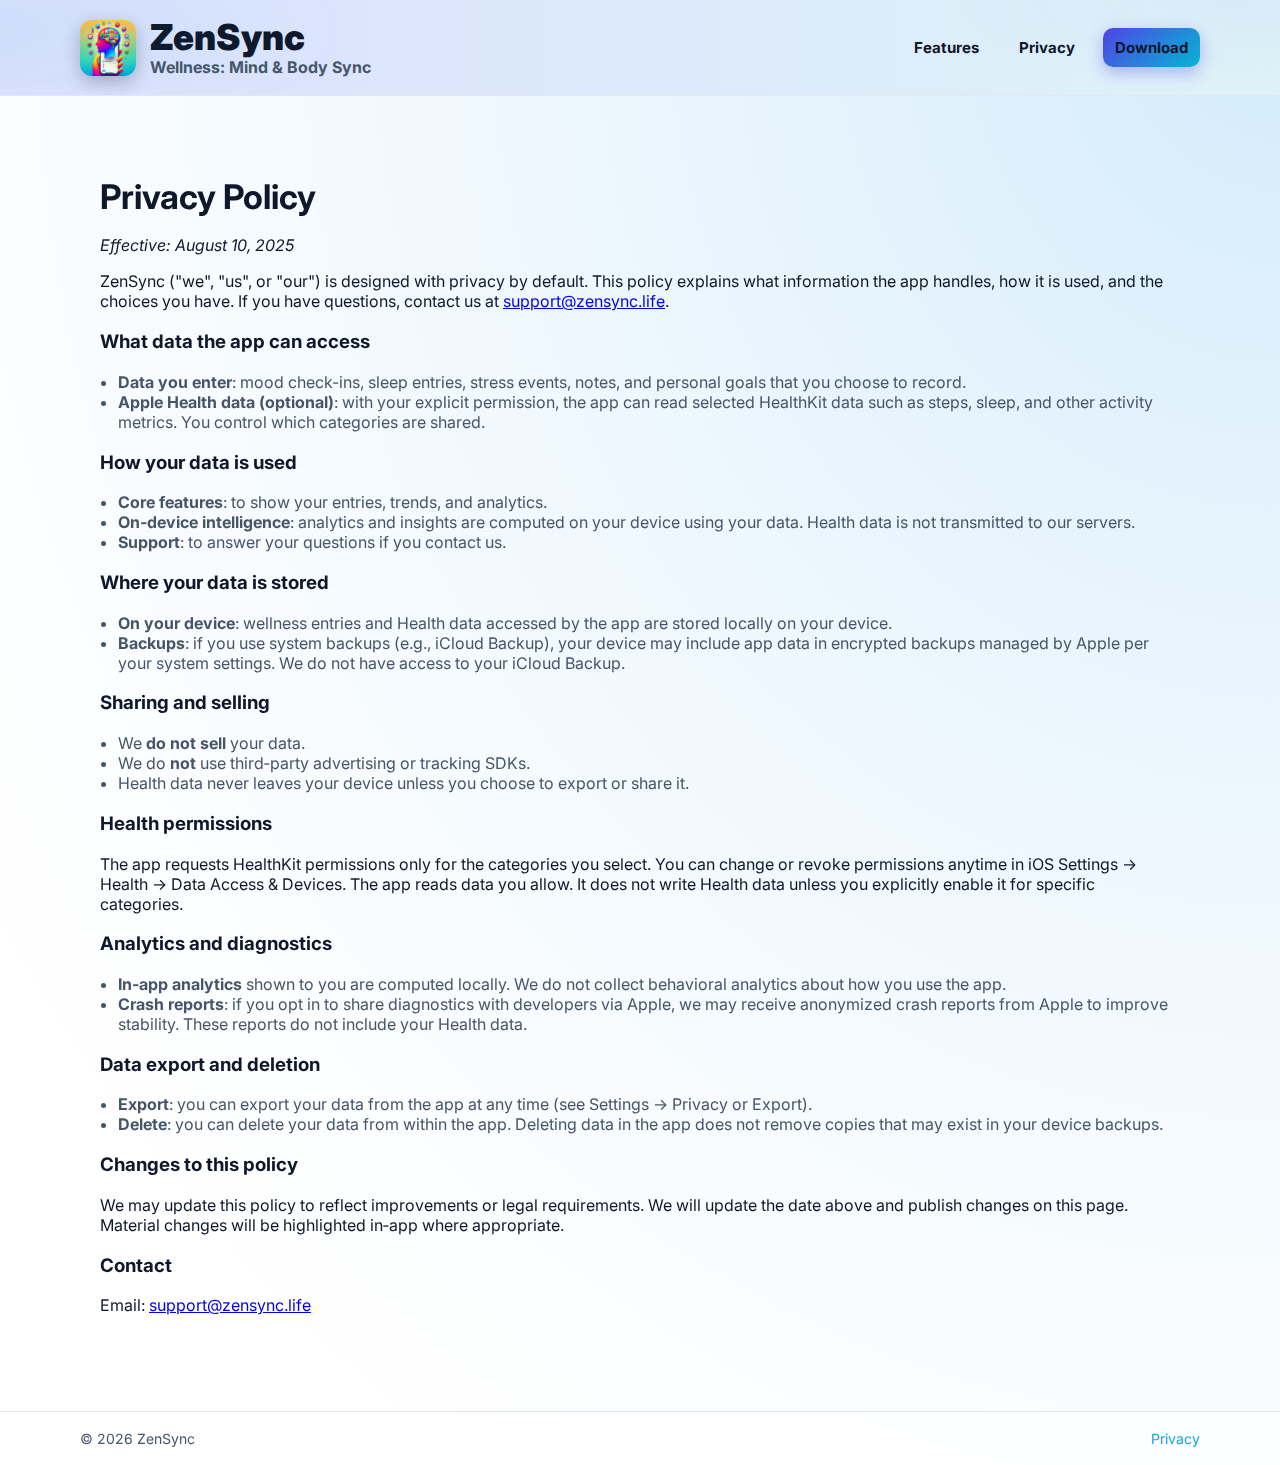
<file: privacy.html>
<!DOCTYPE html>
<html lang="en">
<head>
  <meta charset="utf-8" />
  <meta name="viewport" content="width=device-width, initial-scale=1" />
  <title>Privacy Policy – ZenSync</title>
  <meta name="description" content="ZenSync Privacy Policy" />
  <link rel="icon" href="assets/app-icon.png" />
  <link rel="apple-touch-icon" href="assets/app-icon.png" />
  <link rel="preconnect" href="https://fonts.googleapis.com">
  <link rel="preconnect" href="https://fonts.gstatic.com" crossorigin>
  <link href="https://fonts.googleapis.com/css2?family=Inter:wght@400;500;600;700&display=swap" rel="stylesheet">
  <link rel="stylesheet" href="styles.css" />
</head>
<body>
  <a class="skip-link" href="#main">Skip to content</a>
  <header class="site-header" role="banner">
    <div class="container header-inner">
      <a class="brand" href="index.html" aria-label="ZenSync home">
        <img src="assets/app-icon.png" alt="ZenSync App Icon" class="brand-icon" />
        <div class="brand-text">
          <span class="brand-title">ZenSync</span>
          <span class="brand-sub">Wellness: Mind & Body Sync</span>
        </div>
      </a>
      <button class="menu-toggle" aria-expanded="false" aria-controls="primary-nav" aria-label="Toggle navigation">
        <span class="menu-bar"></span>
        <span class="menu-bar"></span>
        <span class="menu-bar"></span>
      </button>
      <nav id="primary-nav" class="nav" role="navigation">
        <a href="index.html#features">Features</a>
        <a href="privacy.html" aria-current="page">Privacy</a>
        <a href="index.html#download" class="btn btn-primary btn-sm">Download</a>
      </nav>
    </div>
  </header>

  <main id="main" tabindex="-1">
    <section class="section">
      <div class="container">
        <h1 class="section-title">Privacy Policy</h1>
        <p><em>Effective: August 10, 2025</em></p>

        <p>ZenSync ("we", "us", or "our") is designed with privacy by default. This policy explains what information the app handles, how it is used, and the choices you have. If you have questions, contact us at <a href="mailto:support@zensync.life">support@zensync.life</a>.</p>

        <h3>What data the app can access</h3>
        <ul class="list">
          <li><strong>Data you enter</strong>: mood check-ins, sleep entries, stress events, notes, and personal goals that you choose to record.</li>
          <li><strong>Apple Health data (optional)</strong>: with your explicit permission, the app can read selected HealthKit data such as steps, sleep, and other activity metrics. You control which categories are shared.</li>
        </ul>

        <h3>How your data is used</h3>
        <ul class="list">
                  <li><strong>Core features</strong>: to show your entries, trends, and analytics.</li>
        <li><strong>On-device intelligence</strong>: analytics and insights are computed on your device using your data. Health data is not transmitted to our servers.</li>
          <li><strong>Support</strong>: to answer your questions if you contact us.</li>
        </ul>

        <h3>Where your data is stored</h3>
        <ul class="list">
          <li><strong>On your device</strong>: wellness entries and Health data accessed by the app are stored locally on your device.</li>
          <li><strong>Backups</strong>: if you use system backups (e.g., iCloud Backup), your device may include app data in encrypted backups managed by Apple per your system settings. We do not have access to your iCloud Backup.</li>
        </ul>

        <h3>Sharing and selling</h3>
        <ul class="list">
          <li>We <strong>do not sell</strong> your data.</li>
          <li>We do <strong>not</strong> use third‑party advertising or tracking SDKs.</li>
          <li>Health data never leaves your device unless you choose to export or share it.</li>
        </ul>

        <h3>Health permissions</h3>
        <p>The app requests HealthKit permissions only for the categories you select. You can change or revoke permissions anytime in iOS Settings → Health → Data Access & Devices. The app reads data you allow. It does not write Health data unless you explicitly enable it for specific categories.</p>

        <h3>Analytics and diagnostics</h3>
        <ul class="list">
          <li><strong>In‑app analytics</strong> shown to you are computed locally. We do not collect behavioral analytics about how you use the app.</li>
          <li><strong>Crash reports</strong>: if you opt in to share diagnostics with developers via Apple, we may receive anonymized crash reports from Apple to improve stability. These reports do not include your Health data.</li>
        </ul>

        <h3>Data export and deletion</h3>
        <ul class="list">
          <li><strong>Export</strong>: you can export your data from the app at any time (see Settings → Privacy or Export).</li>
          <li><strong>Delete</strong>: you can delete your data from within the app. Deleting data in the app does not remove copies that may exist in your device backups.</li>
        </ul>

        <h3>Changes to this policy</h3>
        <p>We may update this policy to reflect improvements or legal requirements. We will update the date above and publish changes on this page. Material changes will be highlighted in‑app where appropriate.</p>

        <h3>Contact</h3>
        <p>Email: <a href="mailto:support@zensync.life">support@zensync.life</a></p>
      </div>
    </section>
  </main>

  <footer class="site-footer" role="contentinfo">
    <div class="container footer-inner">
      <span>© <span id="year"></span> ZenSync</span>
      <nav class="footer-nav">
        <a href="privacy.html" aria-current="page">Privacy</a>
      </nav>
    </div>
  </footer>

  <script>
    document.getElementById('year').textContent = new Date().getFullYear();
    const toggle = document.querySelector('.menu-toggle');
    const nav = document.getElementById('primary-nav');
    toggle.addEventListener('click', () => {
      const expanded = toggle.getAttribute('aria-expanded') === 'true';
      toggle.setAttribute('aria-expanded', String(!expanded));
      nav.classList.toggle('open');
      document.body.classList.toggle('nav-open');
    });
  </script>
</body>
</html>
</file>
<file: styles.css>
/* Base tokens and dark mode retained */
:root {
  --bg: #0b1220;
  --panel: #0f172a;
  --text: #e2e8f0;
  --muted: #94a3b8;
  --line: #1f2937;
  --brand-1: #4f46e5;
  --brand-2: #06b6d4;
  --brand: #0ea5e9;
  --shadow: 0 12px 30px rgba(0,0,0,.45);
}
@media (prefers-color-scheme: light) {
  :root {
    --bg: #ffffff;
    --panel: #ffffff;
    --text: #0f172a;
    --muted: #475569;
    --line: #e2e8f0;
    --shadow: 0 12px 30px rgba(2,6,23,.08);
  }
}
* { box-sizing: border-box; }
html, body { margin: 0; padding: 0; font-family: Inter, ui-sans-serif, system-ui, -apple-system, Segoe UI, Roboto, Helvetica, Arial; color: var(--text); background: radial-gradient(120% 120% at 100% 0%, color-mix(in oklab, var(--brand) 12%, transparent), var(--bg)); }
img { max-width: 100%; display: block; }

.container { width: 100%; max-width: 1120px; margin: 0 auto; padding: 0 20px; }
.skip-link { position: absolute; left: -9999px; top: auto; width: 1px; height: 1px; overflow: hidden; }
.skip-link:focus { position: fixed; left: 16px; top: 16px; z-index: 100; background: #fff; color: #000; padding: 10px 12px; border-radius: 8px; box-shadow: var(--shadow); }

.btn { display: inline-block; padding: 12px 18px; border-radius: 12px; text-decoration: none; font-weight: 600; transition: all .2s ease; }
.btn-sm { padding: 8px 12px; border-radius: 10px; }
.btn-primary { background: linear-gradient(135deg, var(--brand-1), var(--brand-2)); color: #fff; box-shadow: 0 6px 16px rgba(79, 70, 229, .35); }
.btn-primary:hover { transform: translateY(-1px); box-shadow: 0 10px 24px rgba(79, 70, 229, .4); }
.btn-ghost { color: var(--brand); background: color-mix(in oklab, var(--brand) 14%, transparent); border: 1px solid color-mix(in oklab, var(--brand) 30%, transparent); }
.btn-ghost:hover { background: color-mix(in oklab, var(--brand) 18%, transparent); }

.site-header { position: sticky; top: 0; border-bottom: 1px solid var(--line); z-index: 50; overflow: hidden; background: linear-gradient(90deg,
  color-mix(in oklab, var(--brand-1) 18%, var(--panel)),
  color-mix(in oklab, var(--brand-2) 18%, var(--panel))
); backdrop-filter: blur(14px) saturate(1.2); }
.site-header::before { content: ""; position: absolute; inset: -40% -40% auto -40%; height: 180%; background:
  radial-gradient(40% 40% at 15% 40%, color-mix(in oklab, var(--brand-2) 28%, transparent), transparent 60%),
  radial-gradient(30% 30% at 80% 20%, color-mix(in oklab, var(--brand-1) 24%, transparent), transparent 60%);
filter: blur(40px); pointer-events: none; opacity: .6; }
.header-inner { display: flex; align-items: center; justify-content: space-between; padding: 18px 0; gap: 14px; }
.brand { display: flex; align-items: center; gap: 14px; text-decoration: none; color: inherit; }
.brand-icon { width: 56px; height: 56px; border-radius: 12px; box-shadow: 0 6px 18px rgba(0,0,0,.25); }
.brand-title { font-size: clamp(28px, 2.8vw, 36px); font-weight: 900; line-height: 1.1; display: block; }
.brand-sub { font-size: clamp(14px, 1.6vw, 16px); font-weight: 700; color: var(--muted); display: block; }
.nav { display: flex; gap: 16px; align-items: center; }
.nav a { color: inherit; text-decoration: none; font-weight: 700; font-size: 15px; padding: 10px 12px; border-radius: 10px; }
.nav a:hover { background: color-mix(in oklab, var(--text) 8%, transparent); }
.menu-toggle { display: none; background: none; border: none; padding: 6px; border-radius: 8px; }
.menu-toggle .menu-bar { display: block; width: 22px; height: 2px; background: var(--text); margin: 4px 0; border-radius: 1px; }

.hero { position: relative; background: linear-gradient(180deg, color-mix(in oklab, var(--brand) 10%, var(--panel)), transparent 60%); border-bottom: 1px solid var(--line); overflow: hidden; }
.bg-blur { position: absolute; inset: -20% -20% auto -20%; height: 60%; background: radial-gradient(60% 60% at 20% 20%, color-mix(in oklab, var(--brand-2) 35%, transparent), transparent 70%); filter: blur(50px); pointer-events: none; }
.hero-inner { display: grid; grid-template-columns: 1.1fr 0.9fr; gap: 28px; align-items: center; padding: 88px 0; }
.badge { display: inline-block; font-size: 12px; color: var(--brand); background: color-mix(in oklab, var(--brand) 12%, transparent); border: 1px solid color-mix(in oklab, var(--brand) 22%, transparent); padding: 6px 10px; border-radius: 999px; margin-bottom: 10px; }
.hero-copy h1 { font-size: clamp(28px, 4vw, 50px); margin: 0 0 10px; }
.hero-copy p { color: var(--muted); font-size: 16px; margin: 0 0 16px; }
.chips { display: flex; gap: 8px; flex-wrap: wrap; margin-top: 10px; }
.chips span { font-size: 12px; color: var(--muted); border: 1px solid var(--line); padding: 6px 10px; border-radius: 999px; background: color-mix(in oklab, var(--text) 4%, transparent); }
.hero-art { display: flex; justify-content: center; }
.phone-mock { width: min(380px, 100%); border-radius: 26px; padding: 16px; background: var(--panel); border: 1px solid var(--line); box-shadow: var(--shadow); transform: rotate(-1.2deg); animation: float 6s ease-in-out infinite; }
.status { display: grid; grid-template-columns: 1fr 1fr 1fr; gap: 10px; margin-bottom: 12px; }
.status .stat { background: color-mix(in oklab, var(--text) 4%, transparent); border: 1px solid var(--line); border-radius: 12px; padding: 10px; text-align: center; }
.status .stat span { display: block; font-size: 12px; color: var(--muted); }
.status .stat strong { display: block; font-size: 18px; }
/* Colorful variants for a cooler, modern look */
.status .stat:nth-child(1) { 
  background: linear-gradient(135deg, #8b5cf6, #6366f1); 
  border: none; color: #fff; box-shadow: 0 8px 20px rgba(99,102,241,.35);
}
.status .stat:nth-child(2) { 
  background: linear-gradient(135deg, #06b6d4, #3b82f6); 
  border: none; color: #fff; box-shadow: 0 8px 20px rgba(6,182,212,.35);
}
.status .stat:nth-child(3) { 
  background: linear-gradient(135deg, #10b981, #22c55e); 
  border: none; color: #fff; box-shadow: 0 8px 20px rgba(16,185,129,.35);
}
.status .stat:nth-child(1) span,
.status .stat:nth-child(2) span,
.status .stat:nth-child(3) span { color: color-mix(in oklab, #ffffff 85%, transparent); }
.status .stat:nth-child(1) strong,
.status .stat:nth-child(2) strong,
.status .stat:nth-child(3) strong { color: #fff; text-shadow: 0 1px 2px rgba(0,0,0,.25); }

/* Vibrant insight pill */
.insight { 
  font-size: 12px; 
  color: #fff; 
  background: linear-gradient(135deg, #f59e0b, #ec4899);
  border: none; 
  padding: 12px; 
  border-radius: 12px; 
  box-shadow: 0 8px 20px rgba(236,72,153,.25);
}
.hero-wave { position: absolute; left: 0; right: 0; bottom: -1px; height: 60px; background: radial-gradient(120% 120% at 50% -20%, color-mix(in oklab, var(--brand) 14%, transparent), transparent 60%); pointer-events: none; }

.section { padding: 80px 0; }
.section-alt { background: color-mix(in oklab, var(--text) 6%, transparent); border-top: 1px solid var(--line); border-bottom: 1px solid var(--line); }
.section-title { font-size: clamp(22px, 3vw, 34px); margin: 0 0 18px; }
.section-sub { color: var(--muted); margin: 0 0 18px; }

.grid { display: grid; gap: 16px; }
.features-grid { grid-template-columns: repeat(3, minmax(0, 1fr)); }
.feature { background: color-mix(in oklab, var(--panel) 86%, transparent); border: 1px solid var(--line); border-radius: 16px; padding: 18px; box-shadow: 0 8px 20px rgba(0,0,0,.25); transition: transform .15s ease, background .2s ease; position: relative; overflow: hidden; }
.feature:hover { transform: translateY(-2px); background: color-mix(in oklab, var(--panel) 95%, transparent); }
.feature-icon { font-size: 28px; }
.glass { backdrop-filter: blur(6px) saturate(1.1); }

/* Carousel - removed */
.carousel, .car-btn, .car-track, .car-slide { display: none !important; }

/* Colorful variants for each feature card */
.features-grid .feature:nth-child(1) { /* Mood Tracking */
  background: linear-gradient(135deg, #a78bfa, #f472b6);
  border: none; color: #fff; box-shadow: 0 10px 24px rgba(164, 120, 255, .35);
}
.features-grid .feature:nth-child(2) { /* Sleep Quality */
  background: linear-gradient(135deg, #06b6d4, #3b82f6);
  border: none; color: #fff; box-shadow: 0 10px 24px rgba(6, 182, 212, .35);
}
.features-grid .feature:nth-child(3) { /* Trends & Insights */
  background: linear-gradient(135deg, #f43f5e, #8b5cf6);
  border: none; color: #fff; box-shadow: 0 10px 24px rgba(244, 63, 94, .30);
}
.features-grid .feature:nth-child(4) { /* Personalized Goals */
  background: linear-gradient(135deg, #f59e0b, #ef4444);
  border: none; color: #fff; box-shadow: 0 10px 24px rgba(239, 68, 68, .30);
}
.features-grid .feature:nth-child(5) { /* Stress Manager */
  background: linear-gradient(135deg, #10b981, #22c55e);
  border: none; color: #fff; box-shadow: 0 10px 24px rgba(16, 185, 129, .30);
}
.features-grid .feature:nth-child(6) { /* Privacy First */
  background: linear-gradient(135deg, #64748b, #0ea5e9);
  border: none; color: #fff; box-shadow: 0 10px 24px rgba(14, 165, 233, .30);
}
.features-grid .feature:nth-child(n) p { color: rgba(255,255,255,.92); }
.features-grid .feature:nth-child(n) .feature-icon { text-shadow: 0 2px 6px rgba(0,0,0,.25); }

/* Lists & privacy */
.list { margin: 0; padding-left: 18px; color: var(--muted); }
.privacy { display: grid; grid-template-columns: 1.2fr .8fr; gap: 18px; }

/* Floating CTA */
.floating-cta { position: fixed; left: 50%; bottom: 18px; transform: translateX(-50%); display: flex; gap: 10px; background: color-mix(in oklab, var(--panel) 82%, transparent); border: 1px solid var(--line); padding: 8px 10px; border-radius: 999px; box-shadow: var(--shadow); backdrop-filter: blur(8px) saturate(1.1); z-index: 40; }

/* Footer */
.site-footer { border-top: 1px solid var(--line); background: color-mix(in oklab, var(--panel) 86%, transparent); }
.footer-inner { display: flex; align-items: center; justify-content: space-between; padding: 18px 0; font-size: 14px; color: var(--muted); gap: 12px; }
.footer-nav { display: flex; gap: 12px; }
.footer-inner a { color: var(--brand); text-decoration: none; }
.footer-inner a:hover { text-decoration: underline; }

@keyframes float { 0%,100% { transform: rotate(-1.2deg) translateY(0); } 50% { transform: rotate(-1.2deg) translateY(-6px); }}

@media (max-width: 960px) {
  .hero-inner { grid-template-columns: 1fr; }
  .features-grid { grid-template-columns: repeat(2, minmax(0, 1fr)); }
  .privacy { grid-template-columns: 1fr; }
  .menu-toggle { display: inline-block; }
  .nav { position: fixed; inset: 60px 12px auto 12px; background: var(--panel); border: 1px solid var(--line); border-radius: 12px; box-shadow: var(--shadow); padding: 10px; gap: 6px; display: none; flex-direction: column; }
  .nav.open { display: flex; }
  body.nav-open { overflow: hidden; }
}
@media (max-width: 560px) {
  .features-grid { grid-template-columns: 1fr; }
  .header-inner { flex-wrap: wrap; gap: 12px; padding: 14px 0; }
  .brand-icon { width: 44px; height: 44px; }
  .brand-title { font-size: clamp(22px, 6vw, 28px); }
  .brand-sub { font-size: clamp(12px, 3.6vw, 14px); }
  .floating-cta { left: 12px; right: 12px; transform: none; }
}

/* Screenshots Section */
.section-subtitle {
  text-align: center;
  color: var(--muted);
  font-size: 18px;
  margin: 0 0 40px;
  max-width: 600px;
  margin-left: auto;
  margin-right: auto;
}

.screenshots-carousel {
  position: relative;
  max-width: 1000px;
  margin: 0 auto;
  overflow: hidden;
}

.carousel-track {
  display: flex;
  transition: transform 0.5s ease;
  gap: 20px;
}

.screenshot-slide {
  flex: 0 0 300px;
  min-width: 300px;
}

.phone-frame {
  position: relative;
  background: var(--panel);
  border: 1px solid var(--line);
  border-radius: 24px;
  padding: 8px;
  box-shadow: var(--shadow);
  overflow: hidden;
  transition: transform 0.3s ease, box-shadow 0.3s ease;
}

.phone-frame:hover {
  transform: translateY(-4px);
  box-shadow: 0 20px 40px rgba(0,0,0,.3);
}

.phone-frame img {
  width: 100%;
  height: auto;
  border-radius: 16px;
  display: block;
}

.screenshot-overlay {
  position: absolute;
  bottom: 0;
  left: 0;
  right: 0;
  background: linear-gradient(transparent, rgba(0,0,0,0.8));
  color: white;
  padding: 20px;
  transform: translateY(100%);
  transition: transform 0.3s ease;
}

.phone-frame:hover .screenshot-overlay {
  transform: translateY(0);
}

.screenshot-overlay h3 {
  margin: 0 0 8px;
  font-size: 18px;
  font-weight: 600;
}

.screenshot-overlay p {
  margin: 0;
  font-size: 14px;
  opacity: 0.9;
}

.carousel-btn {
  position: absolute;
  top: 50%;
  transform: translateY(-50%);
  background: var(--panel);
  border: 1px solid var(--line);
  color: var(--text);
  width: 48px;
  height: 48px;
  border-radius: 50%;
  display: flex;
  align-items: center;
  justify-content: center;
  cursor: pointer;
  transition: all 0.3s ease;
  z-index: 10;
  backdrop-filter: blur(10px);
}

.carousel-btn:hover {
  background: var(--brand);
  color: white;
  transform: translateY(-50%) scale(1.1);
}

.carousel-btn.prev {
  left: -24px;
}

.carousel-btn.next {
  right: -24px;
}

.carousel-dots {
  display: flex;
  justify-content: center;
  gap: 8px;
  margin-top: 30px;
}

.dot {
  width: 12px;
  height: 12px;
  border-radius: 50%;
  background: var(--line);
  border: none;
  cursor: pointer;
  transition: all 0.3s ease;
}

.dot.active {
  background: var(--brand);
  transform: scale(1.2);
}

.dot:hover {
  background: var(--brand);
  transform: scale(1.1);
}

/* Mobile responsive for screenshots */
@media (max-width: 768px) {
  .screenshots-carousel {
    max-width: 100%;
    padding: 0 20px;
  }
  
  .carousel-track {
    gap: 15px;
  }
  
  .screenshot-slide {
    flex: 0 0 280px;
    min-width: 280px;
  }
  
  .carousel-btn {
    width: 40px;
    height: 40px;
  }
  
  .carousel-btn.prev {
    left: -20px;
  }
  
  .carousel-btn.next {
    right: -20px;
  }
  
  .screenshot-overlay {
    padding: 15px;
  }
  
  .screenshot-overlay h3 {
    font-size: 16px;
  }
  
  .screenshot-overlay p {
    font-size: 13px;
  }
}

@media (max-width: 480px) {
  .screenshot-slide {
    flex: 0 0 260px;
    min-width: 260px;
  }
  
  .carousel-btn {
    display: none;
  }
  
  .carousel-dots {
    margin-top: 20px;
  }
}

/* Screenshots with Audio */
.screenshots-with-audio {
  max-width: 1000px;
  margin: 0 auto;
}

.audio-controls {
  text-align: center;
  margin-bottom: 30px;
}

.audio-play-btn {
  display: inline-flex;
  align-items: center;
  gap: 8px;
  background: var(--brand);
  color: white;
  border: none;
  padding: 12px 20px;
  border-radius: 12px;
  font-weight: 600;
  cursor: pointer;
  transition: all 0.3s ease;
  box-shadow: 0 4px 12px rgba(14, 165, 233, 0.3);
}

.audio-play-btn:hover {
  transform: translateY(-2px);
  box-shadow: 0 6px 16px rgba(14, 165, 233, 0.4);
}

.audio-play-btn.playing {
  background: #10b981;
}

.audio-play-btn.playing svg {
  display: none;
}

.audio-play-btn.playing::after {
  content: "⏸";
  font-size: 16px;
}

#screenshots-audio {
  display: none;
}
</file>
